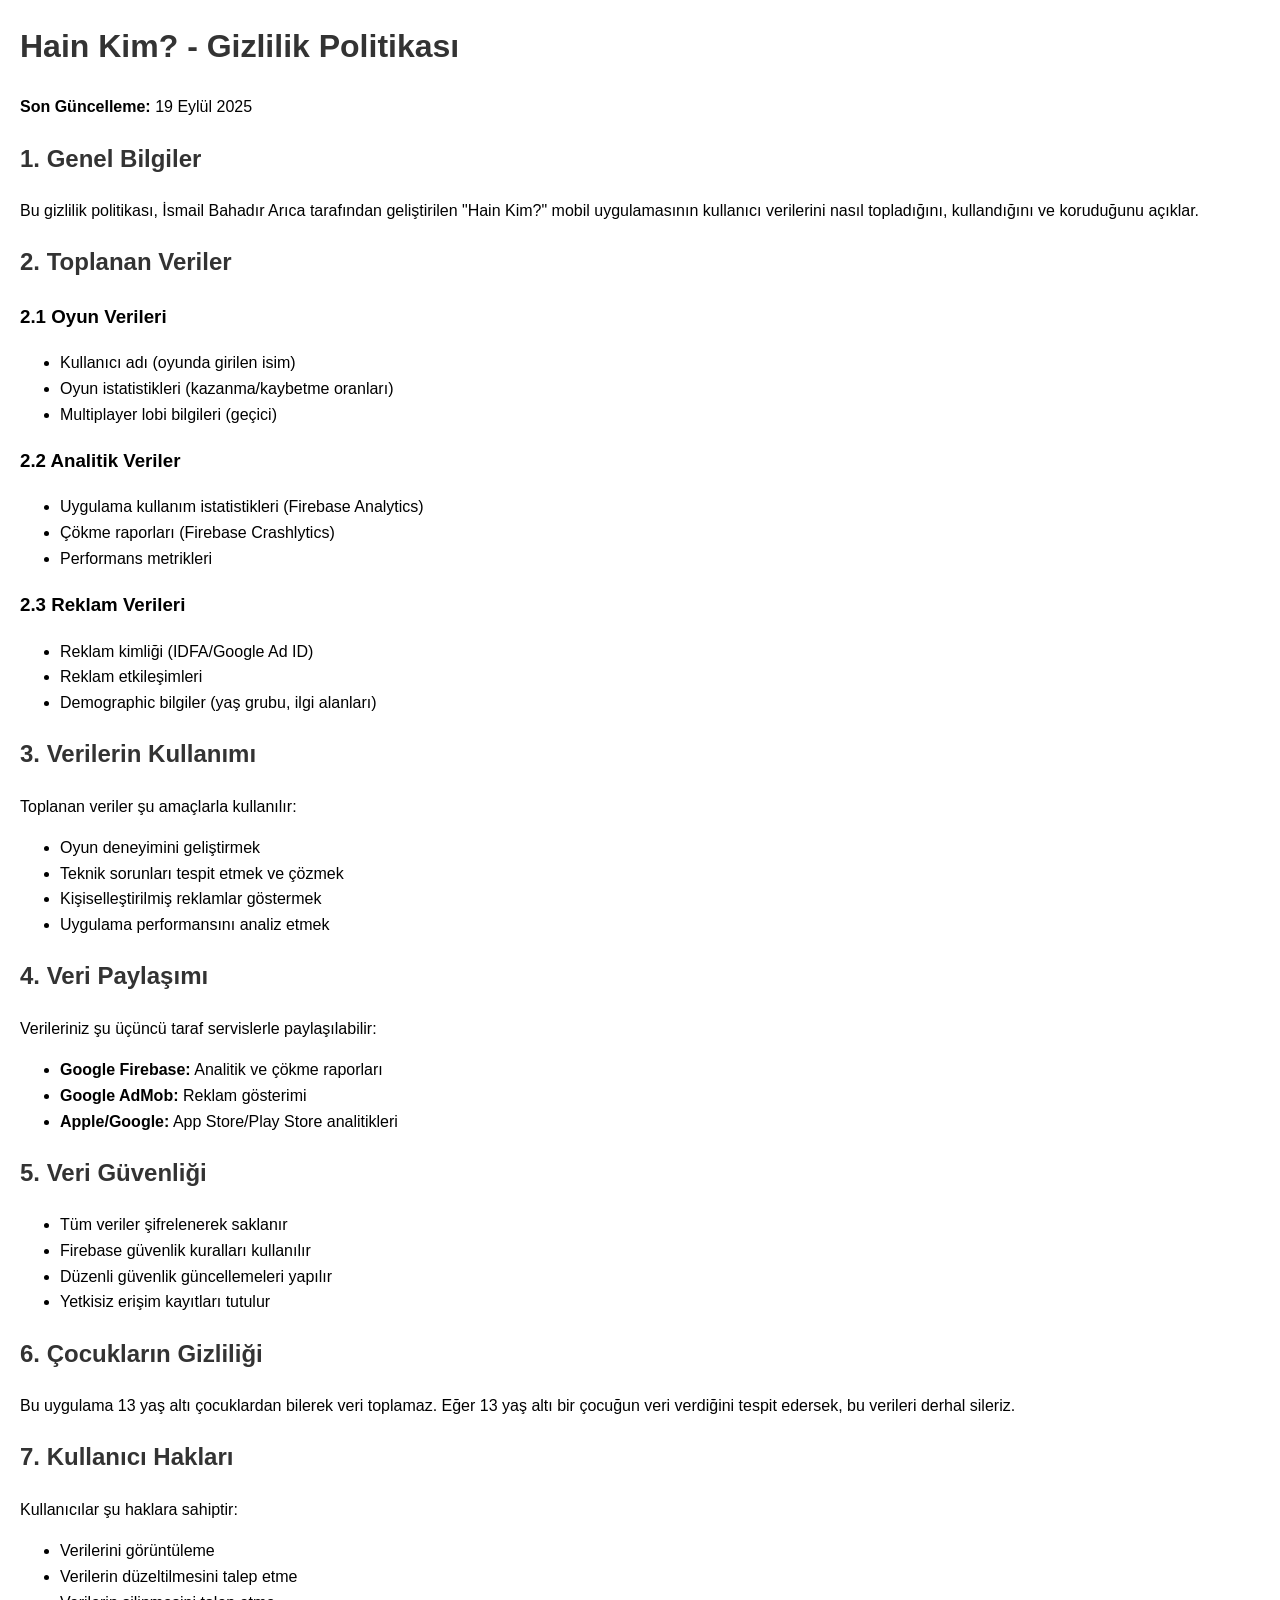
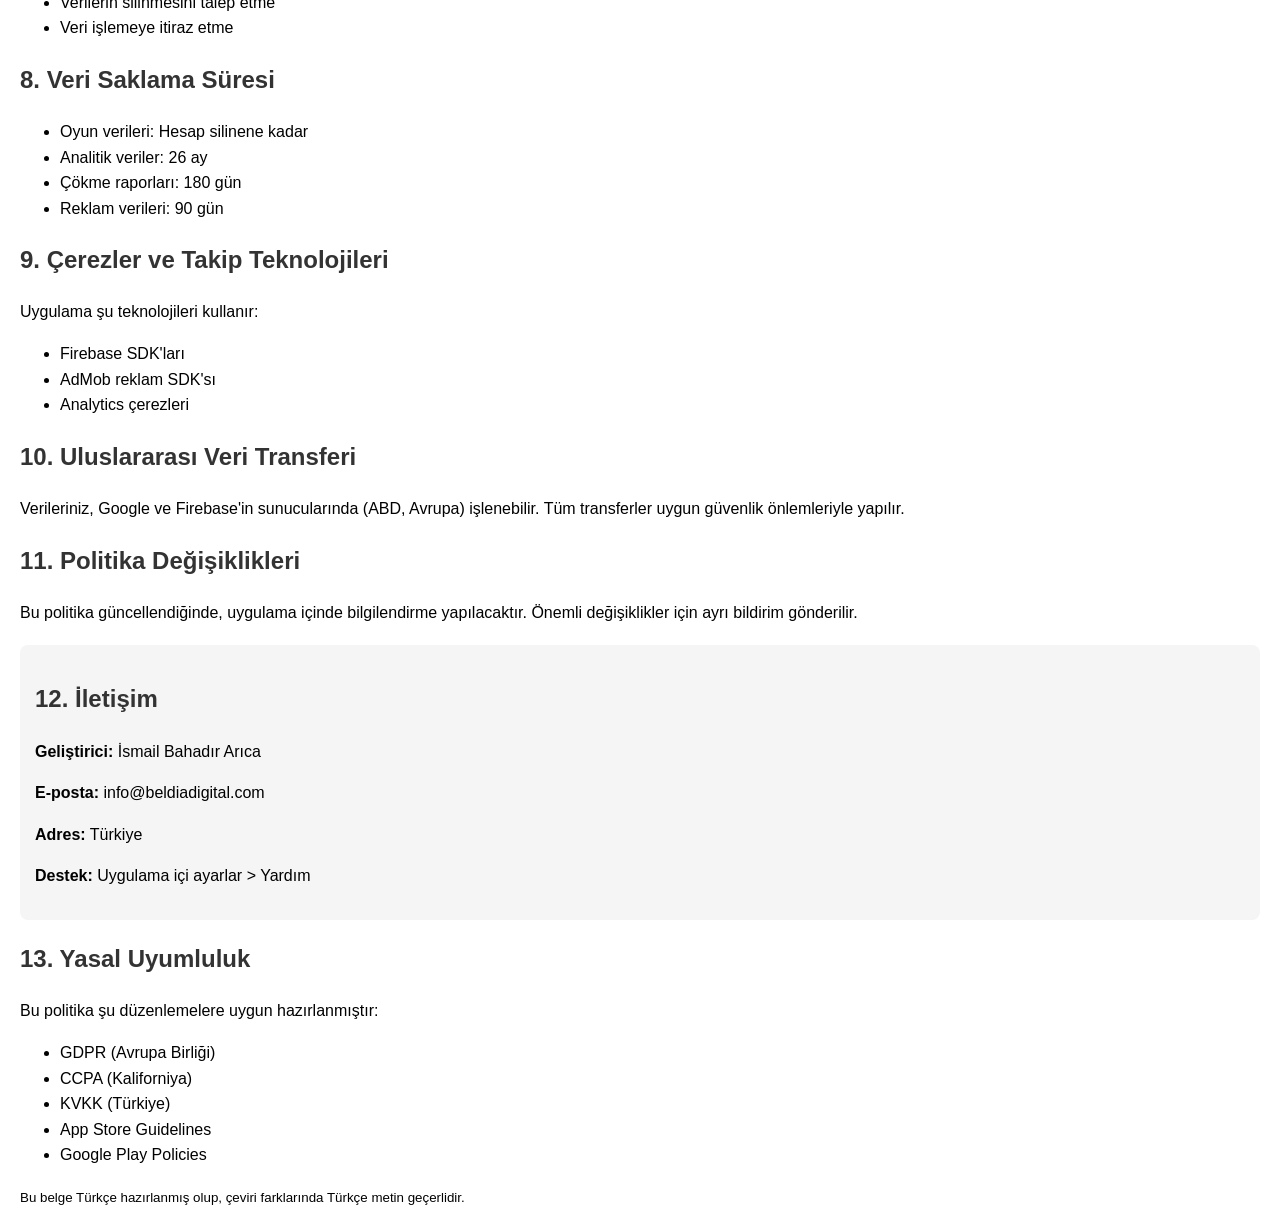
<file: privacy_policy.html>
<!DOCTYPE html>
<html lang="tr">
<head>
    <meta charset="UTF-8">
    <meta name="viewport" content="width=device-width, initial-scale=1.0">
    <title>Hain Kim? - Gizlilik Politikası</title>
    <style>
        body { font-family: -apple-system, BlinkMacSystemFont, 'Segoe UI', Roboto, sans-serif; margin: 20px; line-height: 1.6; }
        h1, h2 { color: #333; }
        .contact { background: #f5f5f5; padding: 15px; border-radius: 8px; margin: 20px 0; }
    </style>
</head>
<body>
    <h1>Hain Kim? - Gizlilik Politikası</h1>
    
    <p><strong>Son Güncelleme:</strong> 19 Eylül 2025</p>
    
    <h2>1. Genel Bilgiler</h2>
    <p>Bu gizlilik politikası, İsmail Bahadır Arıca tarafından geliştirilen "Hain Kim?" mobil uygulamasının kullanıcı verilerini nasıl topladığını, kullandığını ve koruduğunu açıklar.</p>
    
    <h2>2. Toplanan Veriler</h2>
    <h3>2.1 Oyun Verileri</h3>
    <ul>
        <li>Kullanıcı adı (oyunda girilen isim)</li>
        <li>Oyun istatistikleri (kazanma/kaybetme oranları)</li>
        <li>Multiplayer lobi bilgileri (geçici)</li>
    </ul>
    
    <h3>2.2 Analitik Veriler</h3>
    <ul>
        <li>Uygulama kullanım istatistikleri (Firebase Analytics)</li>
        <li>Çökme raporları (Firebase Crashlytics)</li>
        <li>Performans metrikleri</li>
    </ul>
    
    <h3>2.3 Reklam Verileri</h3>
    <ul>
        <li>Reklam kimliği (IDFA/Google Ad ID)</li>
        <li>Reklam etkileşimleri</li>
        <li>Demographic bilgiler (yaş grubu, ilgi alanları)</li>
    </ul>
    
    <h2>3. Verilerin Kullanımı</h2>
    <p>Toplanan veriler şu amaçlarla kullanılır:</p>
    <ul>
        <li>Oyun deneyimini geliştirmek</li>
        <li>Teknik sorunları tespit etmek ve çözmek</li>
        <li>Kişiselleştirilmiş reklamlar göstermek</li>
        <li>Uygulama performansını analiz etmek</li>
    </ul>
    
    <h2>4. Veri Paylaşımı</h2>
    <p>Verileriniz şu üçüncü taraf servislerle paylaşılabilir:</p>
    <ul>
        <li><strong>Google Firebase:</strong> Analitik ve çökme raporları</li>
        <li><strong>Google AdMob:</strong> Reklam gösterimi</li>
        <li><strong>Apple/Google:</strong> App Store/Play Store analitikleri</li>
    </ul>
    
    <h2>5. Veri Güvenliği</h2>
    <ul>
        <li>Tüm veriler şifrelenerek saklanır</li>
        <li>Firebase güvenlik kuralları kullanılır</li>
        <li>Düzenli güvenlik güncellemeleri yapılır</li>
        <li>Yetkisiz erişim kayıtları tutulur</li>
    </ul>
    
    <h2>6. Çocukların Gizliliği</h2>
    <p>Bu uygulama 13 yaş altı çocuklardan bilerek veri toplamaz. Eğer 13 yaş altı bir çocuğun veri verdiğini tespit edersek, bu verileri derhal sileriz.</p>
    
    <h2>7. Kullanıcı Hakları</h2>
    <p>Kullanıcılar şu haklara sahiptir:</p>
    <ul>
        <li>Verilerini görüntüleme</li>
        <li>Verilerin düzeltilmesini talep etme</li>
        <li>Verilerin silinmesini talep etme</li>
        <li>Veri işlemeye itiraz etme</li>
    </ul>
    
    <h2>8. Veri Saklama Süresi</h2>
    <ul>
        <li>Oyun verileri: Hesap silinene kadar</li>
        <li>Analitik veriler: 26 ay</li>
        <li>Çökme raporları: 180 gün</li>
        <li>Reklam verileri: 90 gün</li>
    </ul>
    
    <h2>9. Çerezler ve Takip Teknolojileri</h2>
    <p>Uygulama şu teknolojileri kullanır:</p>
    <ul>
        <li>Firebase SDK'ları</li>
        <li>AdMob reklam SDK'sı</li>
        <li>Analytics çerezleri</li>
    </ul>
    
    <h2>10. Uluslararası Veri Transferi</h2>
    <p>Verileriniz, Google ve Firebase'in sunucularında (ABD, Avrupa) işlenebilir. Tüm transferler uygun güvenlik önlemleriyle yapılır.</p>
    
    <h2>11. Politika Değişiklikleri</h2>
    <p>Bu politika güncellendiğinde, uygulama içinde bilgilendirme yapılacaktır. Önemli değişiklikler için ayrı bildirim gönderilir.</p>
    
    <div class="contact">
        <h2>12. İletişim</h2>
        <p><strong>Geliştirici:</strong> İsmail Bahadır Arıca</p>
        <p><strong>E-posta:</strong> info@beldiadigital.com</p>
        <p><strong>Adres:</strong> Türkiye</p>
        <p><strong>Destek:</strong> Uygulama içi ayarlar > Yardım</p>
    </div>
    
    <h2>13. Yasal Uyumluluk</h2>
    <p>Bu politika şu düzenlemelere uygun hazırlanmıştır:</p>
    <ul>
        <li>GDPR (Avrupa Birliği)</li>
        <li>CCPA (Kaliforniya)</li>
        <li>KVKK (Türkiye)</li>
        <li>App Store Guidelines</li>
        <li>Google Play Policies</li>
    </ul>
    
    <p><small>Bu belge Türkçe hazırlanmış olup, çeviri farklarında Türkçe metin geçerlidir.</small></p>
</body>
</html>
</file>
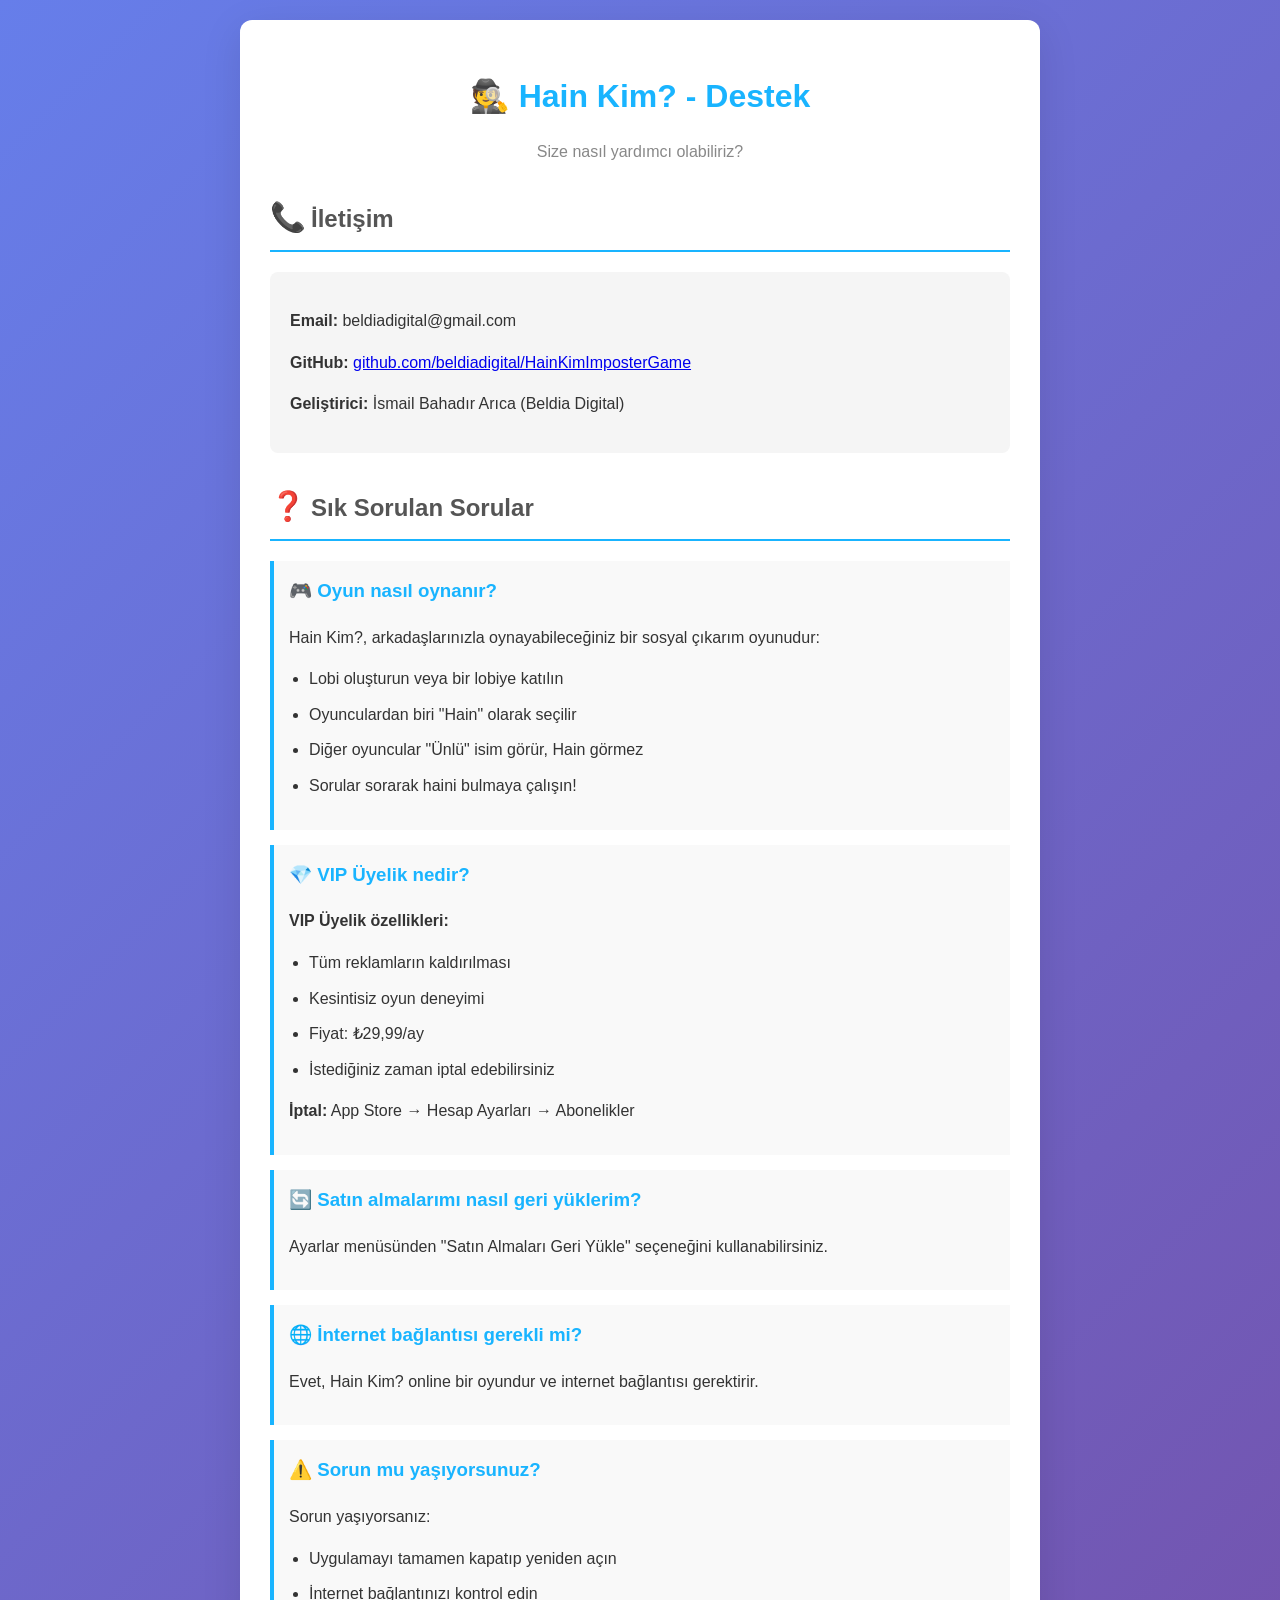
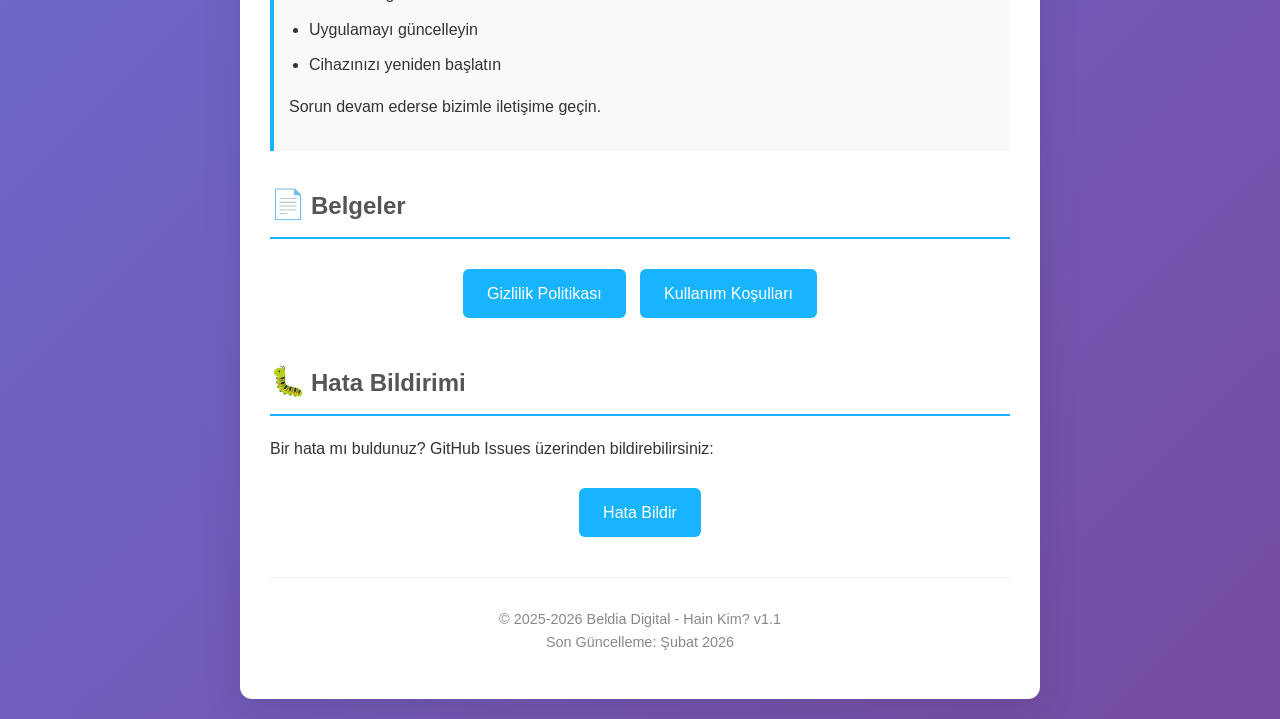
<file: support.html>
<!DOCTYPE html>
<html lang="tr">
<head>
    <meta charset="UTF-8">
    <meta name="viewport" content="width=device-width, initial-scale=1.0">
    <title>Hain Kim? - Destek</title>
    <style>
        body {
            font-family: -apple-system, BlinkMacSystemFont, 'Segoe UI', Roboto, Helvetica, Arial, sans-serif;
            line-height: 1.6;
            max-width: 800px;
            margin: 0 auto;
            padding: 20px;
            color: #333;
            background: linear-gradient(135deg, #667eea 0%, #764ba2 100%);
        }
        .container {
            background: white;
            border-radius: 12px;
            padding: 30px;
            box-shadow: 0 10px 40px rgba(0,0,0,0.1);
        }
        h1 {
            color: #19B4FF;
            text-align: center;
            margin-bottom: 10px;
        }
        .subtitle {
            text-align: center;
            color: #888;
            margin-bottom: 30px;
        }
        h2 {
            color: #555;
            margin-top: 30px;
            border-bottom: 2px solid #19B4FF;
            padding-bottom: 10px;
        }
        .contact-box {
            background: #f5f5f5;
            padding: 20px;
            border-radius: 8px;
            margin: 20px 0;
        }
        .button {
            display: inline-block;
            background: #19B4FF;
            color: white;
            padding: 12px 24px;
            border-radius: 6px;
            text-decoration: none;
            margin: 10px 5px;
            transition: background 0.3s;
        }
        .button:hover {
            background: #1589CC;
        }
        .faq {
            background: #f9f9f9;
            padding: 15px;
            border-left: 4px solid #19B4FF;
            margin: 15px 0;
        }
        .faq h3 {
            margin-top: 0;
            color: #19B4FF;
        }
        ul {
            padding-left: 20px;
        }
        li {
            margin: 10px 0;
        }
        .icon {
            font-size: 1.2em;
            margin-right: 5px;
        }
    </style>
</head>
<body>
    <div class="container">
        <h1>🕵️ Hain Kim? - Destek</h1>
        <p class="subtitle">Size nasıl yardımcı olabiliriz?</p>

        <h2><span class="icon">📞</span>İletişim</h2>
        <div class="contact-box">
            <p><strong>Email:</strong> beldiadigital@gmail.com</p>
            <p><strong>GitHub:</strong> <a href="https://github.com/beldiadigital/HainKimImposterGame">github.com/beldiadigital/HainKimImposterGame</a></p>
            <p><strong>Geliştirici:</strong> İsmail Bahadır Arıca (Beldia Digital)</p>
        </div>

        <h2><span class="icon">❓</span>Sık Sorulan Sorular</h2>

        <div class="faq">
            <h3>🎮 Oyun nasıl oynanır?</h3>
            <p>Hain Kim?, arkadaşlarınızla oynayabileceğiniz bir sosyal çıkarım oyunudur:</p>
            <ul>
                <li>Lobi oluşturun veya bir lobiye katılın</li>
                <li>Oyunculardan biri "Hain" olarak seçilir</li>
                <li>Diğer oyuncular "Ünlü" isim görür, Hain görmez</li>
                <li>Sorular sorarak haini bulmaya çalışın!</li>
            </ul>
        </div>

        <div class="faq">
            <h3>💎 VIP Üyelik nedir?</h3>
            <p><strong>VIP Üyelik özellikleri:</strong></p>
            <ul>
                <li>Tüm reklamların kaldırılması</li>
                <li>Kesintisiz oyun deneyimi</li>
                <li>Fiyat: ₺29,99/ay</li>
                <li>İstediğiniz zaman iptal edebilirsiniz</li>
            </ul>
            <p><strong>İptal:</strong> App Store → Hesap Ayarları → Abonelikler</p>
        </div>

        <div class="faq">
            <h3>🔄 Satın almalarımı nasıl geri yüklerim?</h3>
            <p>Ayarlar menüsünden "Satın Almaları Geri Yükle" seçeneğini kullanabilirsiniz.</p>
        </div>

        <div class="faq">
            <h3>🌐 İnternet bağlantısı gerekli mi?</h3>
            <p>Evet, Hain Kim? online bir oyundur ve internet bağlantısı gerektirir.</p>
        </div>

        <div class="faq">
            <h3>⚠️ Sorun mu yaşıyorsunuz?</h3>
            <p>Sorun yaşıyorsanız:</p>
            <ul>
                <li>Uygulamayı tamamen kapatıp yeniden açın</li>
                <li>İnternet bağlantınızı kontrol edin</li>
                <li>Uygulamayı güncelleyin</li>
                <li>Cihazınızı yeniden başlatın</li>
            </ul>
            <p>Sorun devam ederse bizimle iletişime geçin.</p>
        </div>

        <h2><span class="icon">📄</span>Belgeler</h2>
        <div style="text-align: center; margin: 20px 0;">
            <a href="privacy_policy.html" class="button">Gizlilik Politikası</a>
            <a href="terms_of_use.html" class="button">Kullanım Koşulları</a>
        </div>

        <h2><span class="icon">🐛</span>Hata Bildirimi</h2>
        <p>Bir hata mı buldunuz? GitHub Issues üzerinden bildirebilirsiniz:</p>
        <div style="text-align: center;">
            <a href="https://github.com/beldiadigital/HainKimImposterGame/issues" class="button">Hata Bildir</a>
        </div>

        <hr style="margin: 30px 0; border: none; border-top: 1px solid #eee;">
        <p style="text-align: center; color: #888; font-size: 0.9em;">
            © 2025-2026 Beldia Digital - Hain Kim? v1.1<br>
            Son Güncelleme: Şubat 2026
        </p>
    </div>
</body>
</html>
</file>
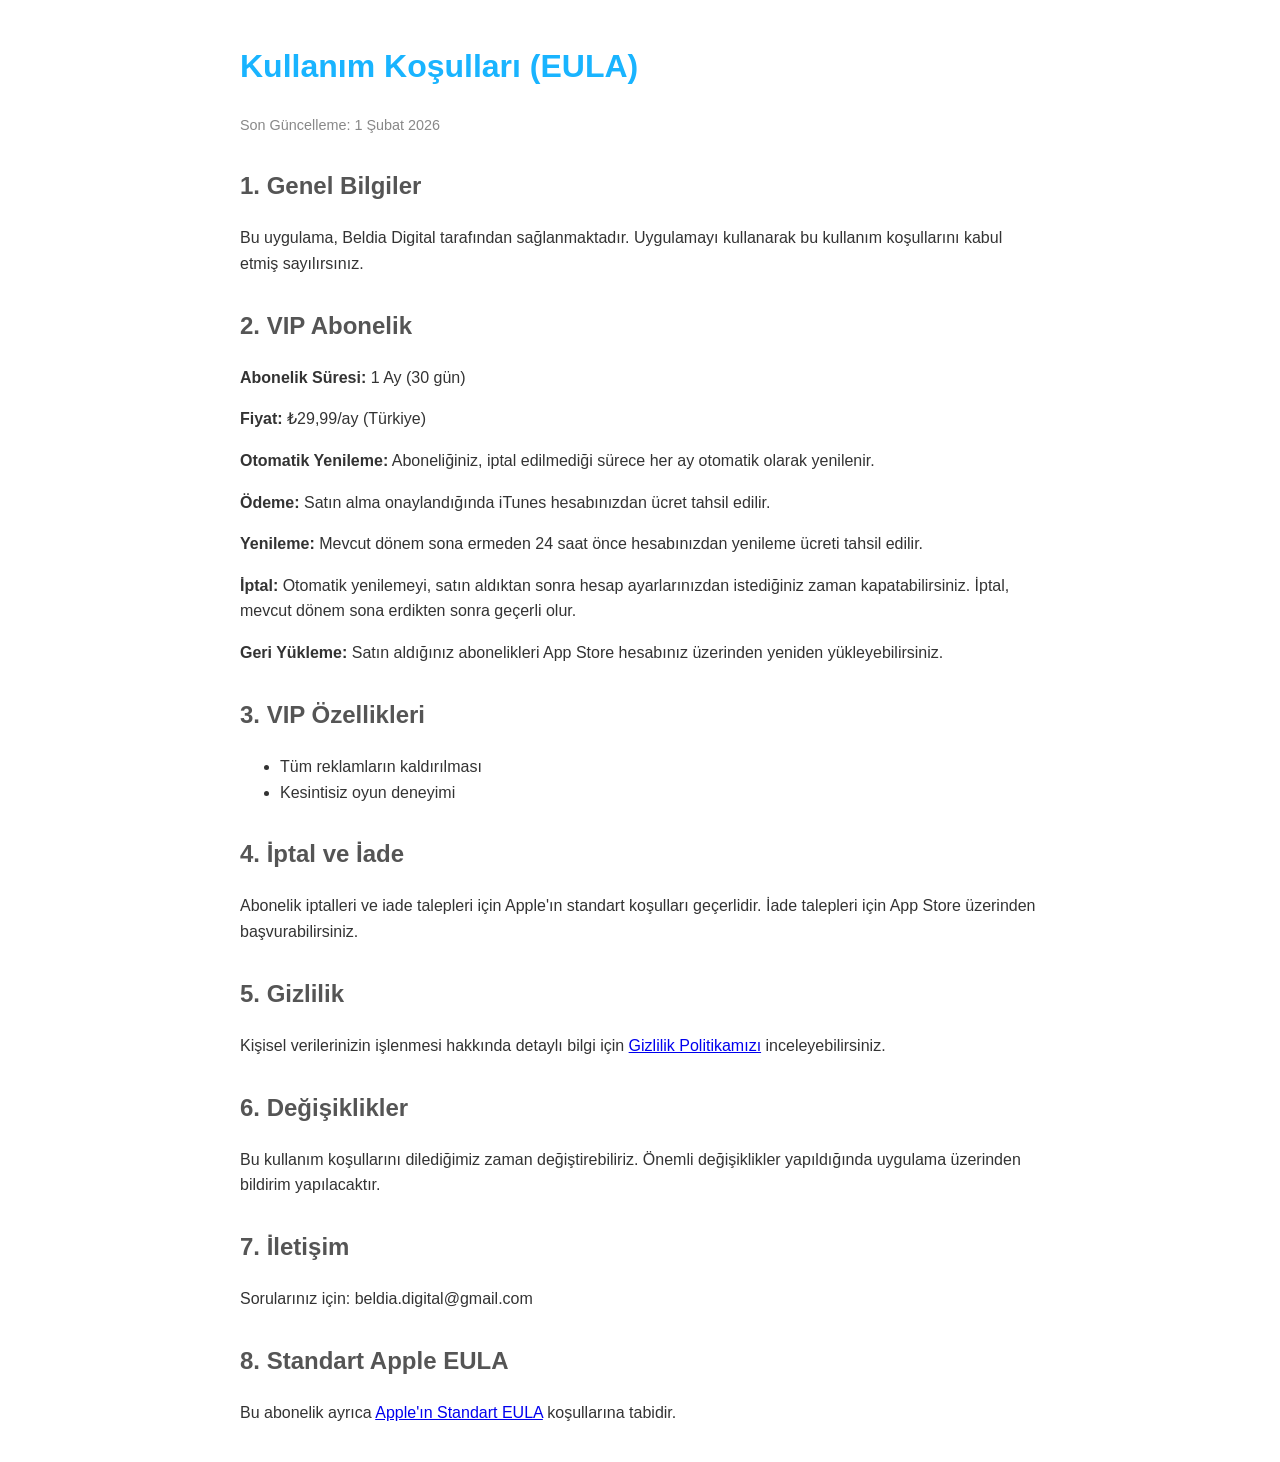
<file: terms_of_use.html>
<!DOCTYPE html>
<html lang="tr">
<head>
    <meta charset="UTF-8">
    <meta name="viewport" content="width=device-width, initial-scale=1.0">
    <title>Kullanım Koşulları - Hain Kim?</title>
    <style>
        body {
            font-family: -apple-system, BlinkMacSystemFont, 'Segoe UI', Roboto, Helvetica, Arial, sans-serif;
            line-height: 1.6;
            max-width: 800px;
            margin: 0 auto;
            padding: 20px;
            color: #333;
        }
        h1 { color: #19B4FF; }
        h2 { color: #555; margin-top: 30px; }
        .update-date { color: #888; font-size: 0.9em; }
    </style>
</head>
<body>
    <h1>Kullanım Koşulları (EULA)</h1>
    <p class="update-date">Son Güncelleme: 1 Şubat 2026</p>

    <h2>1. Genel Bilgiler</h2>
    <p>Bu uygulama, Beldia Digital tarafından sağlanmaktadır. Uygulamayı kullanarak bu kullanım koşullarını kabul etmiş sayılırsınız.</p>

    <h2>2. VIP Abonelik</h2>
    <p><strong>Abonelik Süresi:</strong> 1 Ay (30 gün)</p>
    <p><strong>Fiyat:</strong> ₺29,99/ay (Türkiye)</p>
    <p><strong>Otomatik Yenileme:</strong> Aboneliğiniz, iptal edilmediği sürece her ay otomatik olarak yenilenir.</p>
    <p><strong>Ödeme:</strong> Satın alma onaylandığında iTunes hesabınızdan ücret tahsil edilir.</p>
    <p><strong>Yenileme:</strong> Mevcut dönem sona ermeden 24 saat önce hesabınızdan yenileme ücreti tahsil edilir.</p>
    <p><strong>İptal:</strong> Otomatik yenilemeyi, satın aldıktan sonra hesap ayarlarınızdan istediğiniz zaman kapatabilirsiniz. İptal, mevcut dönem sona erdikten sonra geçerli olur.</p>
    <p><strong>Geri Yükleme:</strong> Satın aldığınız abonelikleri App Store hesabınız üzerinden yeniden yükleyebilirsiniz.</p>

    <h2>3. VIP Özellikleri</h2>
    <ul>
        <li>Tüm reklamların kaldırılması</li>
        <li>Kesintisiz oyun deneyimi</li>
    </ul>

    <h2>4. İptal ve İade</h2>
    <p>Abonelik iptalleri ve iade talepleri için Apple'ın standart koşulları geçerlidir. İade talepleri için App Store üzerinden başvurabilirsiniz.</p>

    <h2>5. Gizlilik</h2>
    <p>Kişisel verilerinizin işlenmesi hakkında detaylı bilgi için <a href="privacy_policy.html">Gizlilik Politikamızı</a> inceleyebilirsiniz.</p>

    <h2>6. Değişiklikler</h2>
    <p>Bu kullanım koşullarını dilediğimiz zaman değiştirebiliriz. Önemli değişiklikler yapıldığında uygulama üzerinden bildirim yapılacaktır.</p>

    <h2>7. İletişim</h2>
<p>Sorularınız için: beldia.digital@gmail.com</p>

    <h2>8. Standart Apple EULA</h2>
    <p>Bu abonelik ayrıca <a href="https://www.apple.com/legal/internet-services/itunes/dev/stdeula/" target="_blank">Apple'ın Standart EULA</a> koşullarına tabidir.</p>
</body>
</html>
</file>
